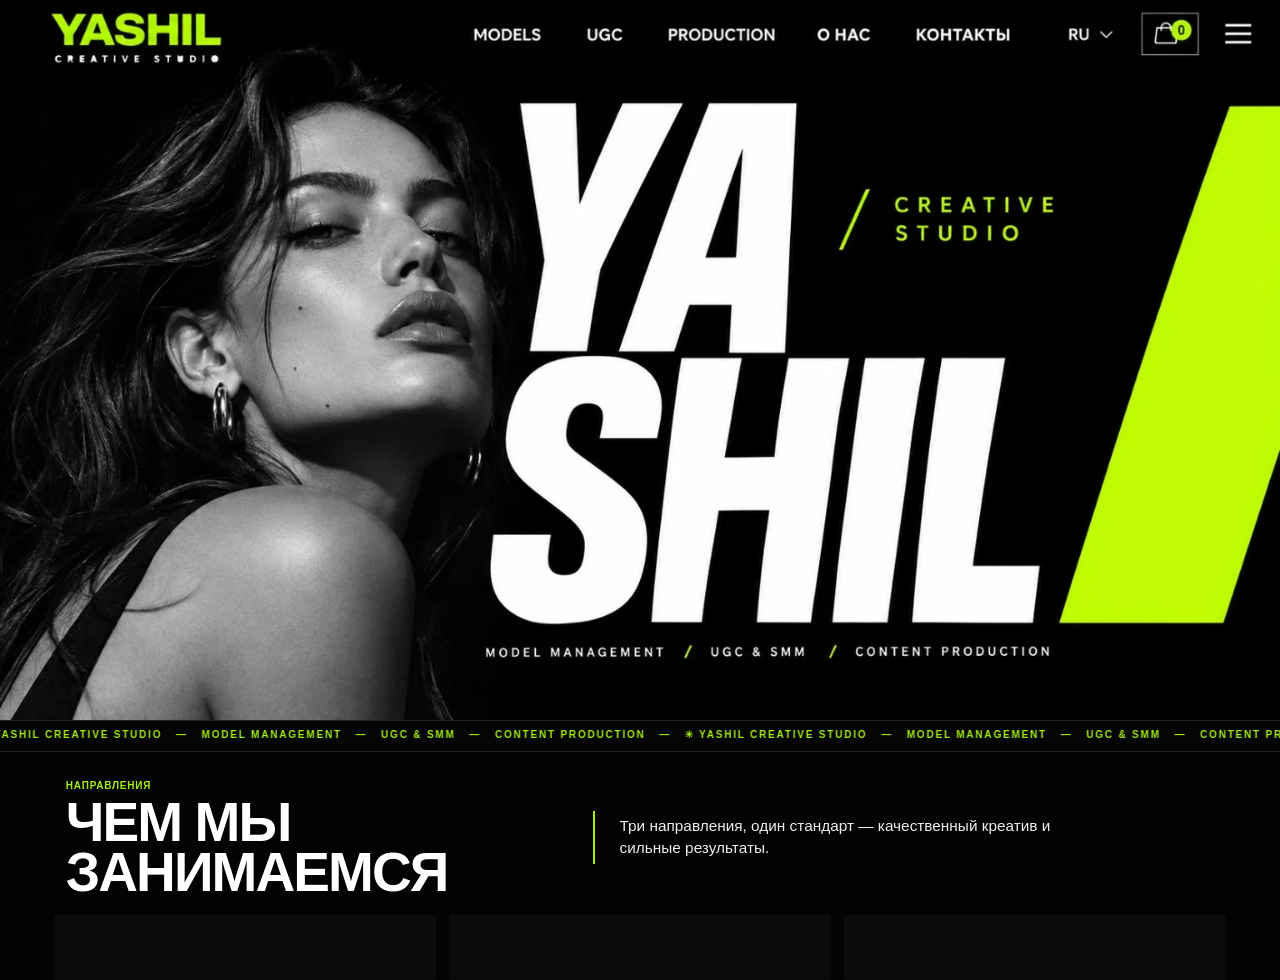
<file: index.html>
<!doctype html><html lang="ru"><head><meta charset="utf-8"><meta name="robots" content="noindex"><meta http-equiv="refresh" content="0; url=ru/"><title>YASHIL — RU / EN / TM</title></head><body style="background:#000;color:#A5EE12"><a style="color:#A5EE12" href="ru/">YASHIL CREATIVE STUDIO →</a></body></html>
</file>
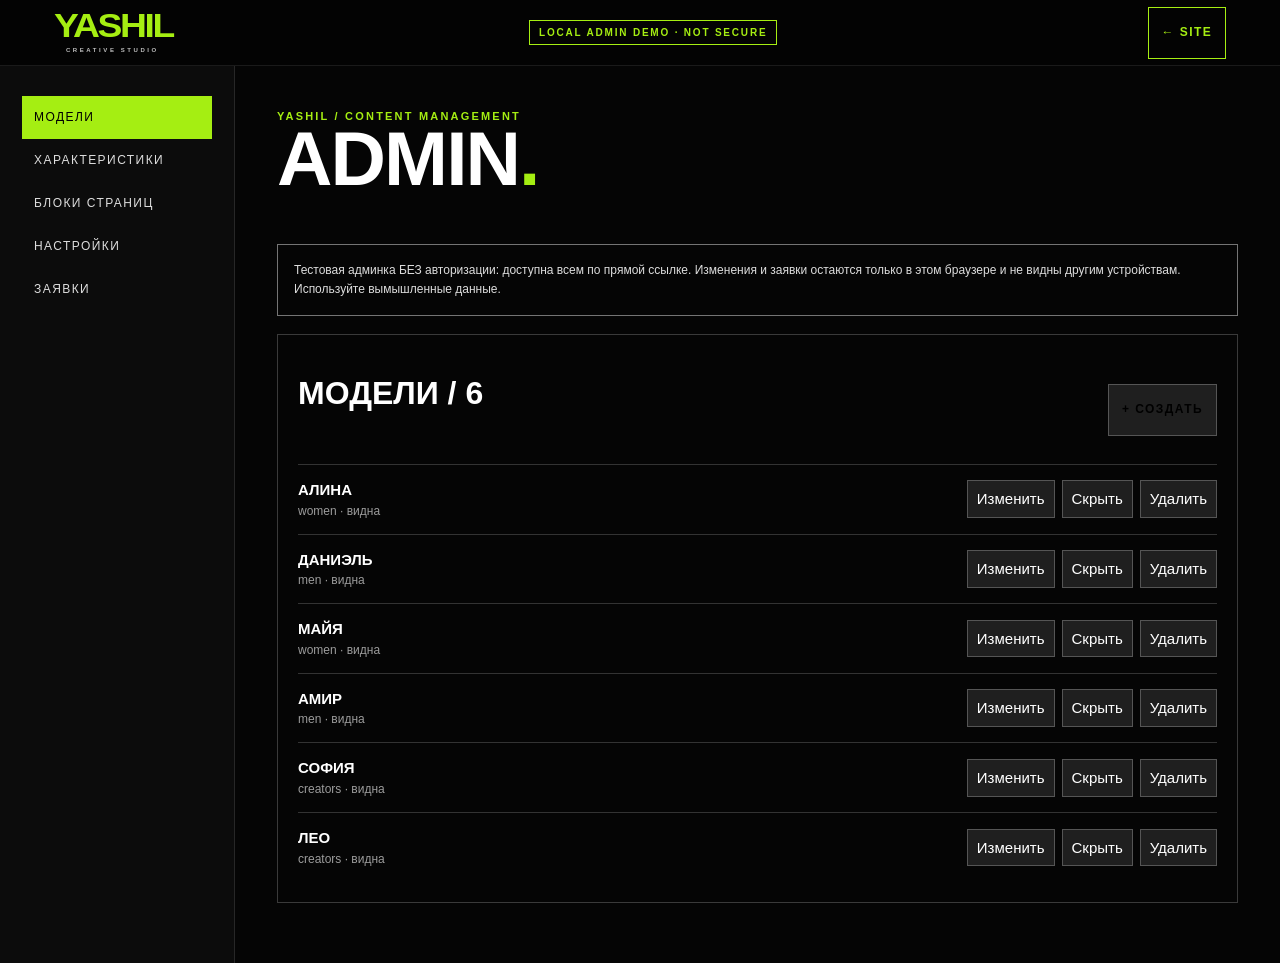
<file: admin/index.html>
<!doctype html><html lang="ru"><head><meta charset="utf-8"><meta name="viewport" content="width=device-width,initial-scale=1,viewport-fit=cover"><meta name="theme-color" content="#000000"><meta name="description" content="YASHIL Creative Studio — Models, UGC, Production. Interactive concept demo."><meta name="robots" content="noindex,nofollow"><meta http-equiv="Content-Security-Policy" content="default-src 'self' data: blob:; script-src 'self'; style-src 'self' 'unsafe-inline'; img-src 'self' data: blob:; connect-src 'none'; object-src 'none'; base-uri 'self'; form-action 'self'"><base href="../"><title>Admin demo · YASHIL Creative Studio</title><link rel="preload" href="assets/model-1.webp" as="image" type="image/webp"><link rel="icon" type="image/svg+xml" href="favicon.svg"><link rel="stylesheet" href="style.css"><script defer src="app.js"></script></head><body><div id="app"><main style="min-height:100vh;background:#000;color:#A5EE12;padding:32px;font:bold 45px Arial">YASHIL<span style="display:block;color:white;font-size:12px;letter-spacing:.4em">CREATIVE STUDIO</span></main></div></body></html>
</file>
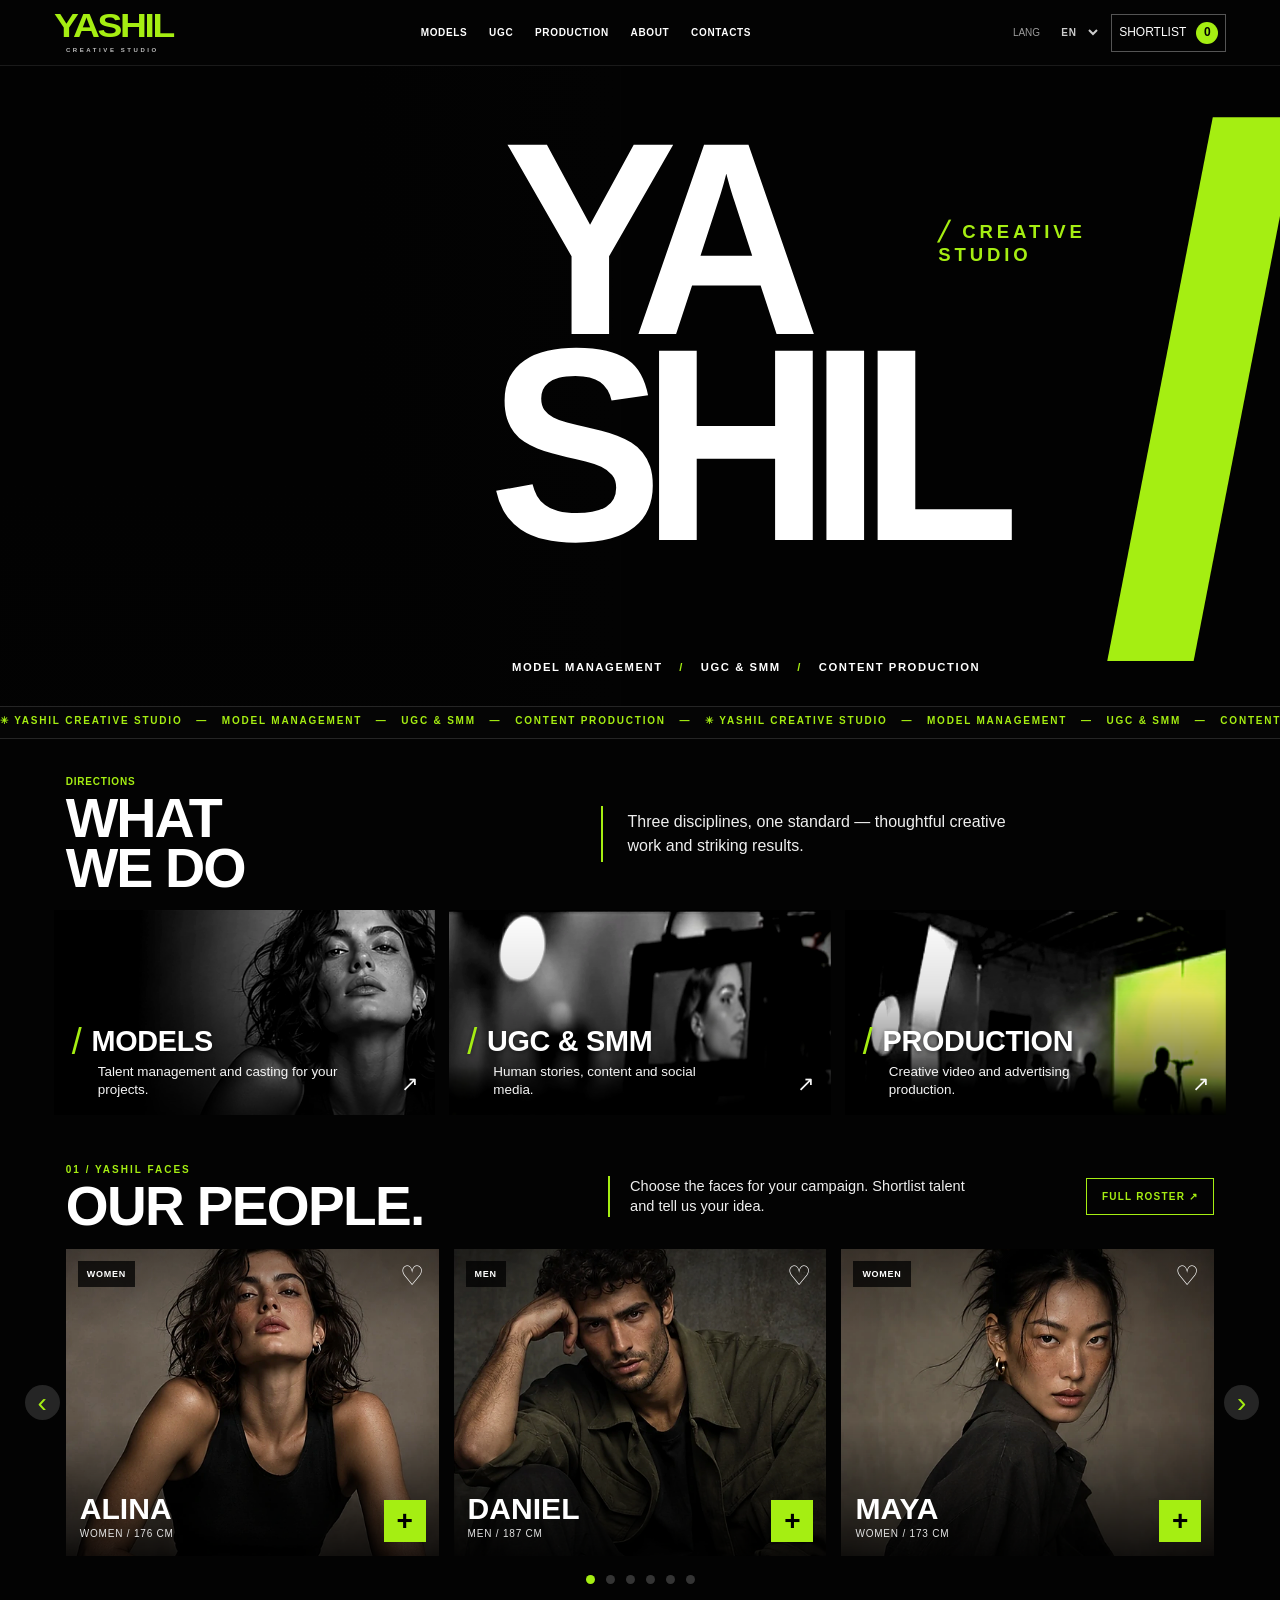
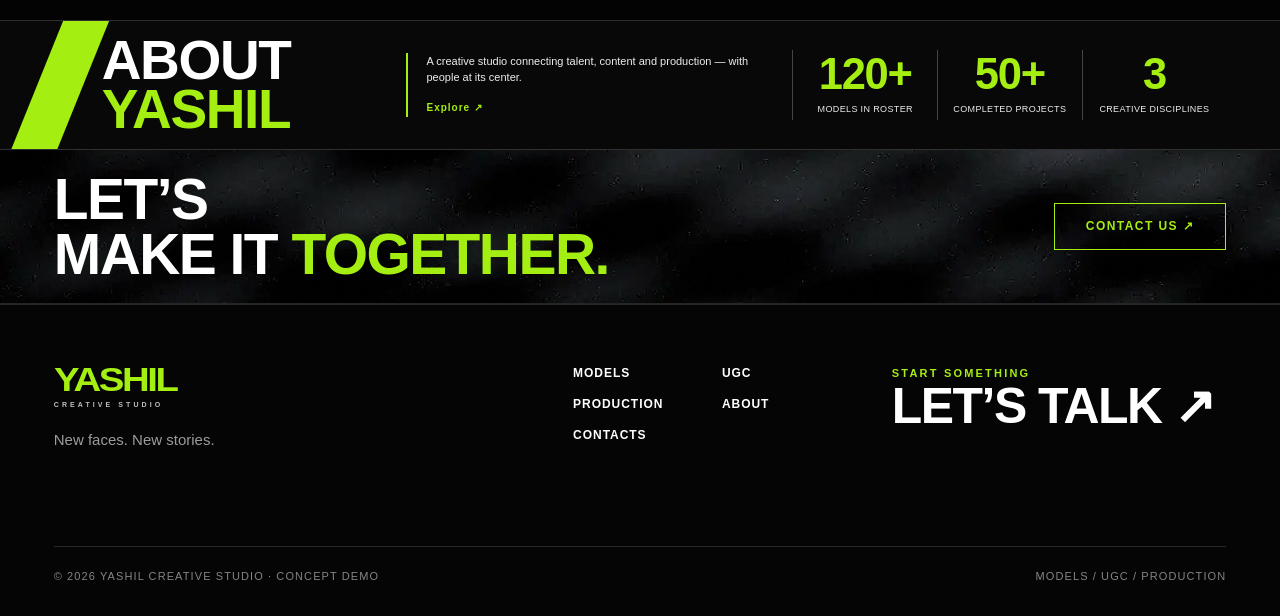
<file: en/index.html>
<!doctype html><html lang="en"><head><meta charset="utf-8"><meta name="viewport" content="width=device-width,initial-scale=1,viewport-fit=cover"><meta name="theme-color" content="#000000"><meta name="description" content="YASHIL Creative Studio — Models, UGC, Production. Interactive concept demo."><meta name="robots" content="noindex,nofollow"><meta http-equiv="Content-Security-Policy" content="default-src 'self' data: blob:; script-src 'self'; style-src 'self' 'unsafe-inline'; img-src 'self' data: blob:; connect-src 'none'; object-src 'none'; base-uri 'self'; form-action 'self'"><base href="../"><title>EN · YASHIL Creative Studio</title><link rel="preload" href="assets/hero-mobile-v14.webp" as="image" media="(max-width:900px)" type="image/webp"><link rel="preload" href="assets/hero-desktop.webp" as="image" media="(min-width:901px)" type="image/webp"><link rel="icon" type="image/svg+xml" href="favicon.svg"><link rel="stylesheet" href="style.css"><script defer src="app.js"></script></head><body><div id="app"><main style="min-height:100vh;background:#000;color:#A5EE12;padding:32px;font:bold 45px Arial">YASHIL<span style="display:block;color:white;font-size:12px;letter-spacing:.4em">CREATIVE STUDIO</span></main></div></body></html>
</file>
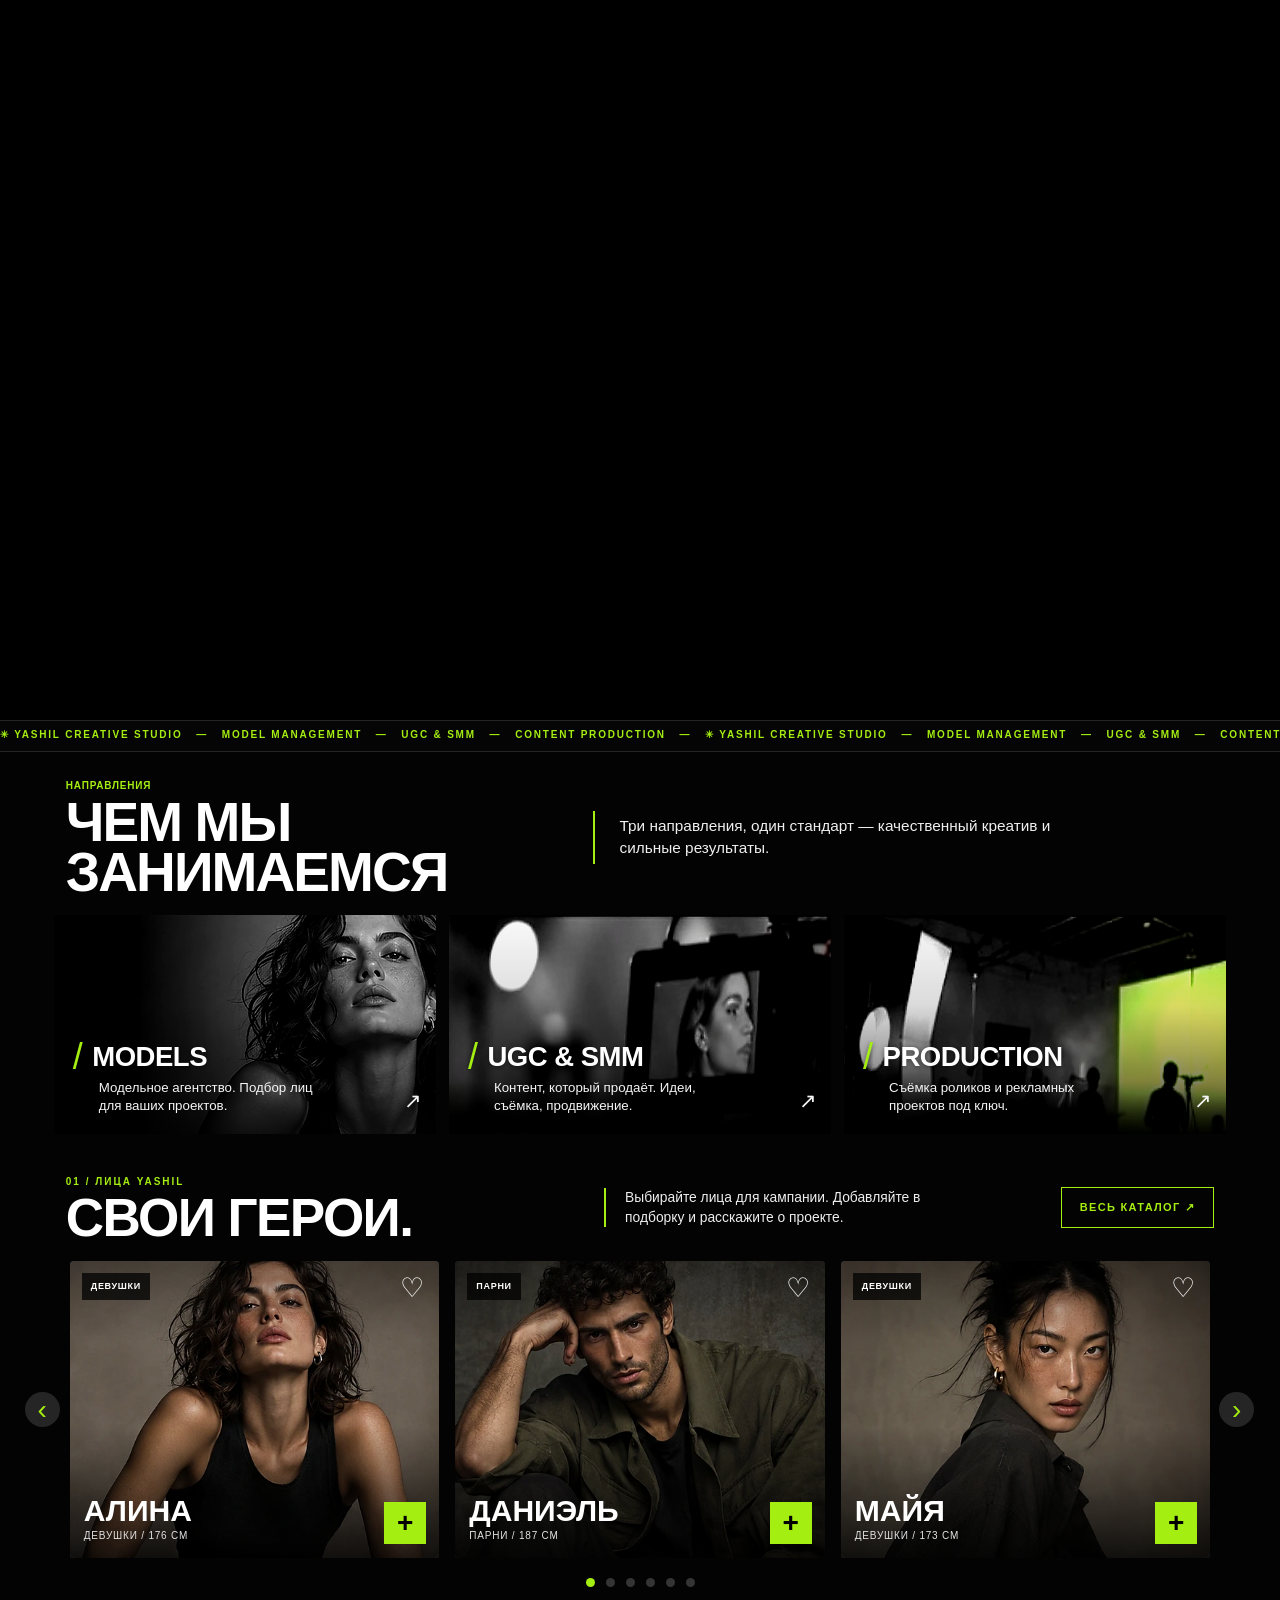
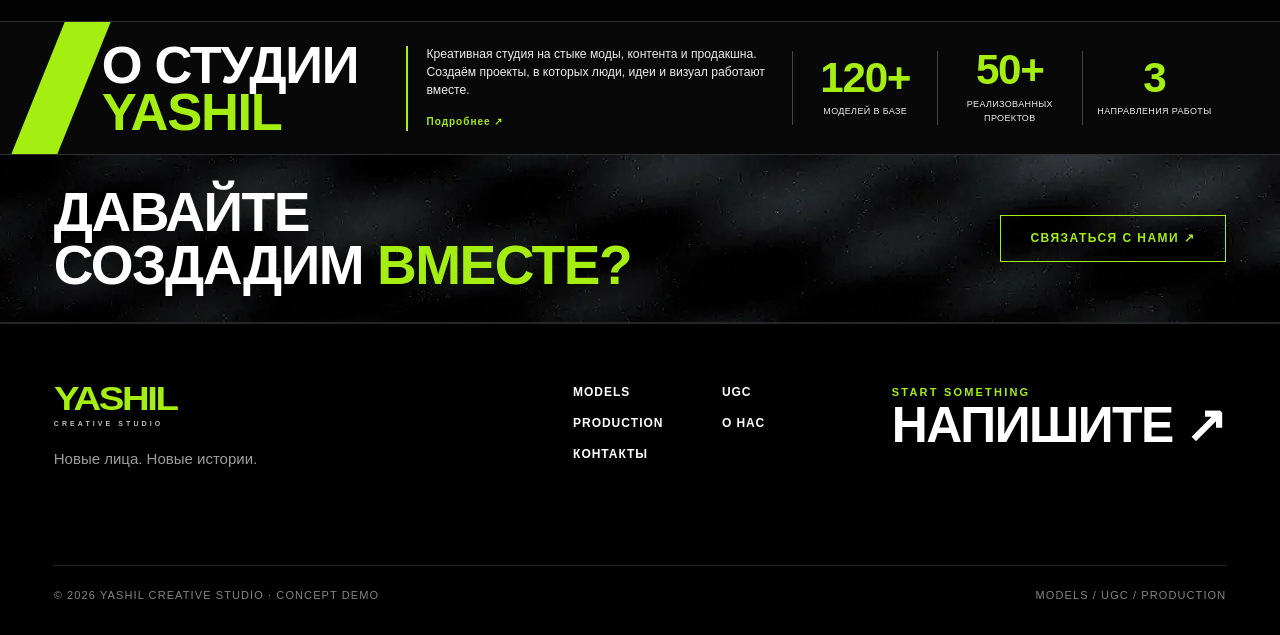
<file: ru/index.html>
<!doctype html><html lang="ru"><head><meta charset="utf-8"><meta name="viewport" content="width=device-width,initial-scale=1,viewport-fit=cover"><meta name="theme-color" content="#000000"><meta name="description" content="YASHIL Creative Studio — Models, UGC, Production. Interactive concept demo."><meta name="robots" content="noindex,nofollow"><meta http-equiv="Content-Security-Policy" content="default-src 'self' data: blob:; script-src 'self'; style-src 'self' 'unsafe-inline'; img-src 'self' data: blob:; connect-src 'none'; object-src 'none'; base-uri 'self'; form-action 'self'"><base href="../"><title>RU · YASHIL Creative Studio</title><link rel="icon" type="image/svg+xml" href="favicon.svg"><link rel="stylesheet" href="style.css"><script defer src="app.js"></script><link rel="preload" href="assets/reference-mobile.webp" as="image" media="(max-width:700px)" type="image/webp"><link rel="preload" href="assets/reference-desktop.webp" as="image" media="(min-width:701px)" type="image/webp"></head><body><div id="app"><main style="min-height:100vh;background:#000;color:#A5EE12;padding:32px;font:bold 45px Arial">YASHIL<span style="display:block;color:white;font-size:12px;letter-spacing:.4em">CREATIVE STUDIO</span></main></div></body></html>
</file>
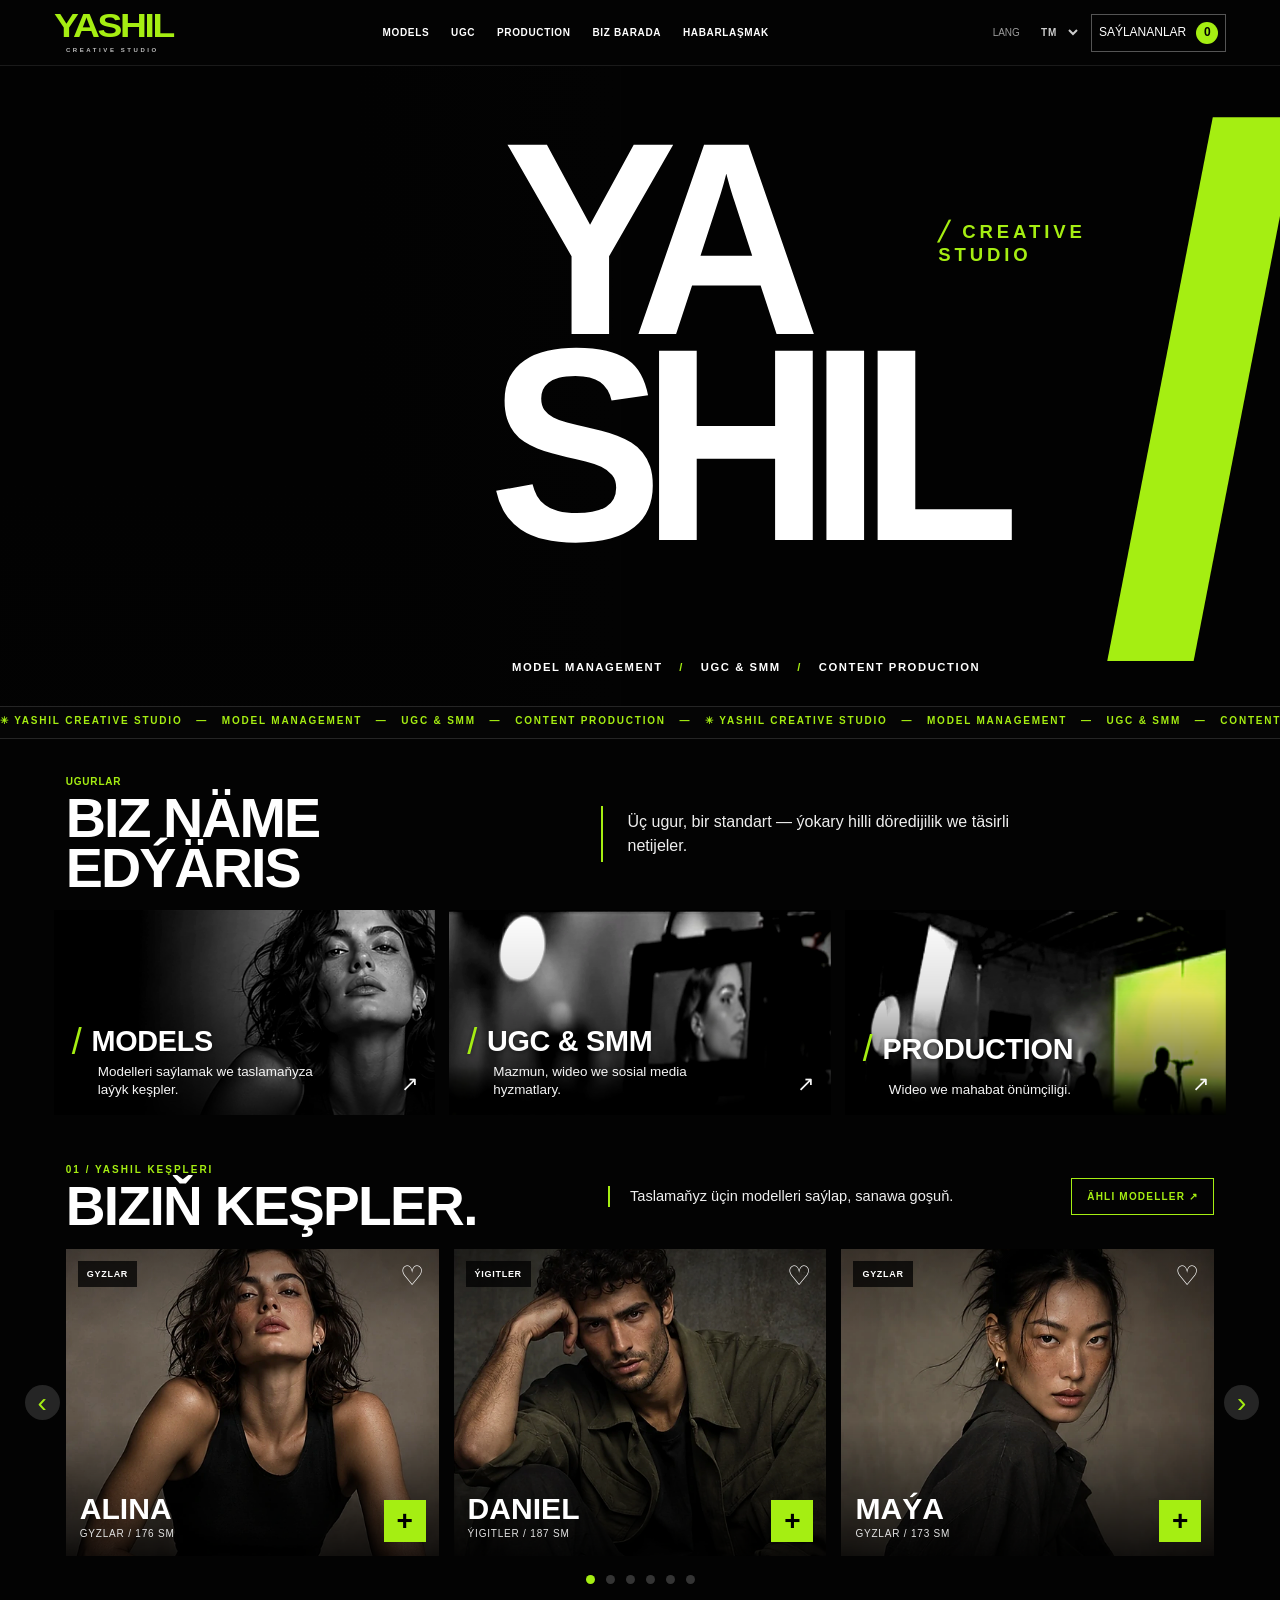
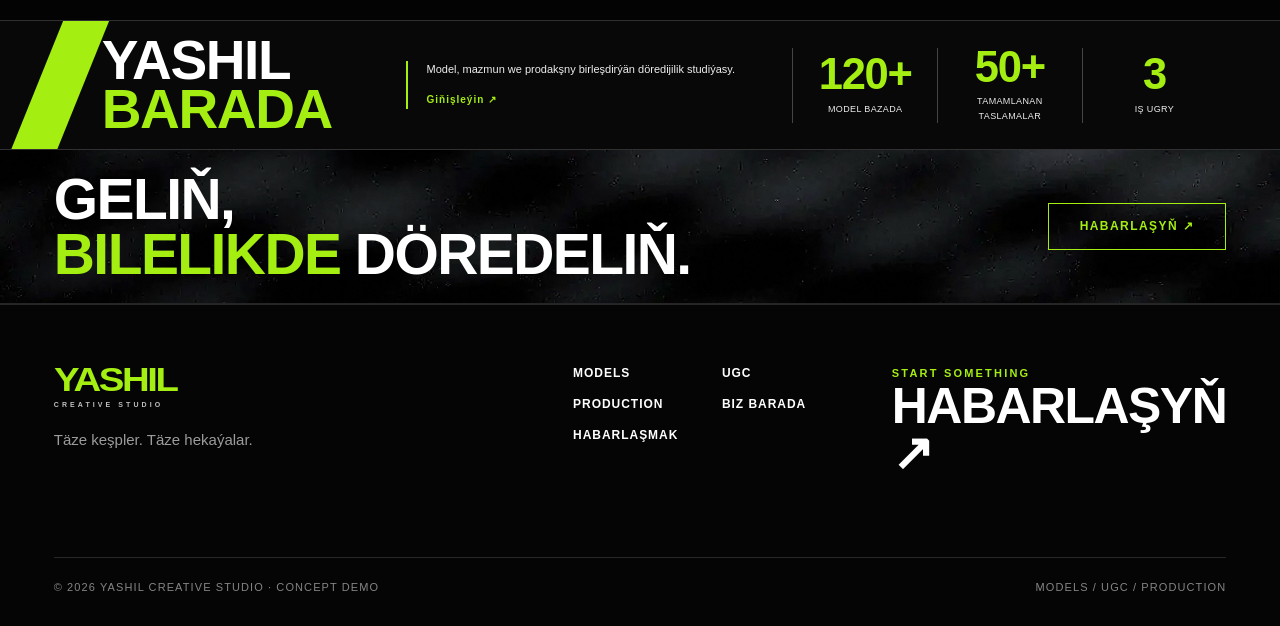
<file: tm/index.html>
<!doctype html><html lang="tm"><head><meta charset="utf-8"><meta name="viewport" content="width=device-width,initial-scale=1,viewport-fit=cover"><meta name="theme-color" content="#000000"><meta name="description" content="YASHIL Creative Studio — Models, UGC, Production. Interactive concept demo."><meta name="robots" content="noindex,nofollow"><meta http-equiv="Content-Security-Policy" content="default-src 'self' data: blob:; script-src 'self'; style-src 'self' 'unsafe-inline'; img-src 'self' data: blob:; connect-src 'none'; object-src 'none'; base-uri 'self'; form-action 'self'"><base href="../"><title>TM · YASHIL Creative Studio</title><link rel="preload" href="assets/hero-mobile-v14.webp" as="image" media="(max-width:900px)" type="image/webp"><link rel="preload" href="assets/hero-desktop.webp" as="image" media="(min-width:901px)" type="image/webp"><link rel="icon" type="image/svg+xml" href="favicon.svg"><link rel="stylesheet" href="style.css"><script defer src="app.js"></script></head><body><div id="app"><main style="min-height:100vh;background:#000;color:#A5EE12;padding:32px;font:bold 45px Arial">YASHIL<span style="display:block;color:white;font-size:12px;letter-spacing:.4em">CREATIVE STUDIO</span></main></div></body></html>
</file>
